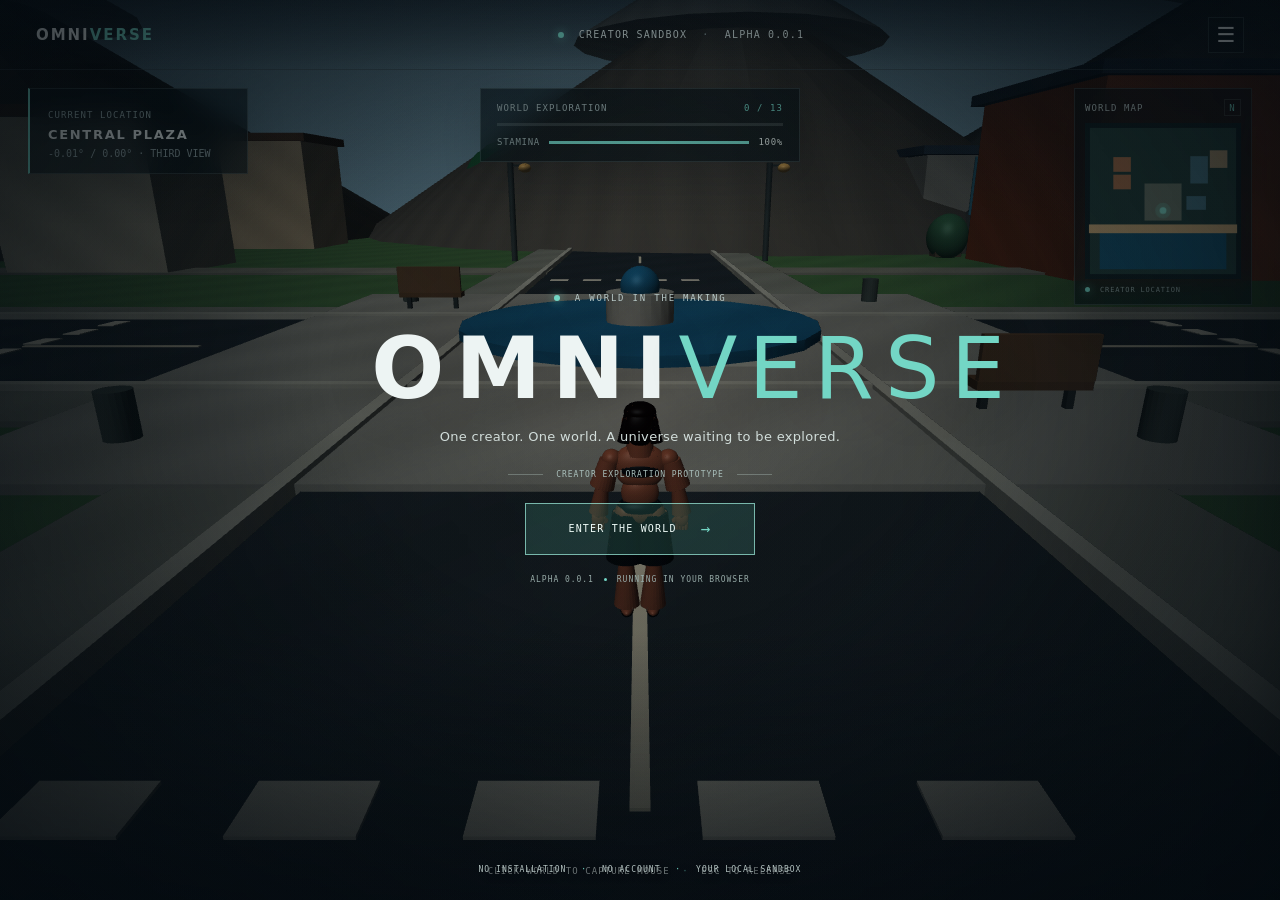
<file: web/index.html>
<!doctype html>
<html lang="en">
<head>
  <meta charset="utf-8">
  <meta name="viewport" content="width=device-width, initial-scale=1, viewport-fit=cover">
  <meta name="theme-color" content="#08131c">
  <meta name="description" content="Explore the OMNIVERSE creator prototype directly in your browser.">
  <title>OMNIVERSE — Browser Sandbox</title>
  <link rel="stylesheet" href="style.css">
</head>
<body>
  <main id="player">
    <canvas id="world" aria-label="Interactive 3D OMNIVERSE world"></canvas>
    <div class="vignette" aria-hidden="true"></div>
    <div class="topbar">
      <a class="brand" href="#" aria-label="OMNIVERSE home">OMNI<span>VERSE</span></a>
      <div class="build-tag"><i></i> CREATOR SANDBOX <span>·</span> ALPHA 0.0.1</div>
      <button id="menu-button" class="icon-button" type="button" aria-label="Open creator menu">☰</button>
    </div>

    <section class="hud" id="hud" aria-live="polite">
      <div class="location-card">
        <span class="eyebrow">CURRENT LOCATION</span>
        <strong id="location">CENTRAL PLAZA</strong>
        <span class="subline" id="coordinates">0.0 / 0.0</span>
      </div>
      <div class="exploration-card">
        <div class="exploration-title"><span>WORLD EXPLORATION</span><strong id="discovery-count">0 / 5</strong></div>
        <div class="progress-track"><span id="discovery-progress"></span></div>
        <div class="stamina-row"><span>STAMINA</span><div class="stamina-track"><span id="stamina"></span></div><b id="stamina-value">100%</b></div>
      </div>
      <div class="map-card">
        <div class="map-title">WORLD MAP <span>N</span></div>
        <canvas id="map" width="160" height="160" aria-label="World minimap"></canvas>
        <div class="map-footer"><i></i> CREATOR LOCATION</div>
      </div>
    </section>

    <div id="crosshair" class="crosshair" aria-hidden="true"><i></i><b></b></div>
    <div id="toast" class="toast" role="status"></div>
    <div id="npc-prompt" class="npc-prompt" role="status" hidden></div>
    <div id="bottom-hint" class="bottom-hint">CLICK WORLD TO CAPTURE MOUSE <span>·</span> ESC TO RELEASE</div>

    <aside id="creator-panel" class="creator-panel" aria-label="Creator control centre">
      <div class="panel-heading">
        <div><span class="eyebrow">WORLD OPERATIONS</span><h2>Creator tools</h2></div>
        <button id="close-panel" class="icon-button" type="button" aria-label="Close creator tools">×</button>
      </div>
      <div class="world-status"><span class="online-dot"></span><span>WORLD STATUS</span><strong>LOCAL · ACTIVE</strong></div>
      <div class="panel-section">
        <span class="eyebrow">QUICK TRAVEL</span>
        <button class="travel-button" data-teleport="plaza"><span>01</span> Central Plaza <b>↗</b></button>
        <button class="travel-button" data-teleport="homes"><span>02</span> Residential District <b>↗</b></button>
        <button class="travel-button" data-teleport="market"><span>03</span> Commercial District <b>↗</b></button>
        <button class="travel-button" data-teleport="tower"><span>04</span> Observation Tower <b>↗</b></button>
        <button class="travel-button" data-teleport="coast"><span>05</span> Coastline <b>↗</b></button>
      </div>
      <div class="panel-actions">
        <button id="save-button" class="primary-button" type="button">SAVE EXPLORER STATE</button>
        <button id="load-button" class="secondary-button" type="button">LOAD LOCAL SAVE</button>
        <button id="camera-button" class="secondary-button" type="button">SWITCH CAMERA · THIRD PERSON</button>
        <button id="earth-atlas-button" class="secondary-button" type="button">OPEN EARTH ATLAS</button>
      </div>
      <p class="panel-note">Your progress is stored only in this browser.</p>
    </aside>

    <section id="earth-atlas" class="earth-atlas" aria-label="Earth atlas" aria-hidden="true">
      <div class="atlas-panel">
        <div class="panel-heading">
          <div><span class="eyebrow">PLANETARY NAVIGATION</span><h2>Earth atlas</h2></div>
          <button id="close-atlas" class="icon-button" type="button" aria-label="Close Earth atlas">×</button>
        </div>
        <p class="atlas-description">Choose a regional hub to explore. Each stop loads a procedural local environment.</p>
        <svg class="earth-map" viewBox="0 0 720 320" role="img" aria-label="Stylized map of Earth's continents">
          <rect width="720" height="320" rx="8" fill="#102f3a"/>
          <path d="M56 77 91 45 147 36 178 55 193 86 177 104 154 112 139 138 117 141 104 174 83 165 78 132 59 115Z
            M177 177 202 186 216 210 212 241 199 275 186 261 181 231 167 208Z
            M302 83 328 65 351 72 362 92 353 111 330 115 317 103Z
            M317 117 355 111 380 129 375 166 362 193 348 221 333 215 325 185 306 157Z
            M361 75 407 52 466 48 510 61 550 64 588 81 624 105 612 126 577 129 554 146 526 137 501 151 474 139 450 123 423 132 400 119 380 124 359 106Z
            M564 188 599 179 628 194 635 218 616 236 582 228 561 210Z
            M273 282 329 276 388 281 450 277 511 284 547 278 532 296 482 304 423 299 368 307 316 301 282 293Z"
            fill="#547d63" stroke="#90ad83" stroke-width="2"/>
          <path d="M80 105 115 88 146 97 165 79M347 138 361 156 351 181M432 83 476 94 507 83 545 104"
            fill="none" stroke="#7ea68d" stroke-width="4" opacity=".55"/>
          <text x="360" y="24" text-anchor="middle" fill="#b9cecc" font-size="12" letter-spacing="3">EARTH · REGIONAL HUBS</text>
        </svg>
        <div class="region-grid">
          <button class="region-button" data-region="new-york"><span>NORTH AMERICA</span><strong>New York</strong><small>40.7° N · 74.0° W</small></button>
          <button class="region-button" data-region="rio"><span>SOUTH AMERICA</span><strong>Amazon Basin</strong><small>3.1° S · 60.0° W</small></button>
          <button class="region-button" data-region="london"><span>EUROPE</span><strong>London</strong><small>51.5° N · 0.1° W</small></button>
          <button class="region-button" data-region="nairobi"><span>AFRICA</span><strong>Nairobi</strong><small>1.3° S · 36.8° E</small></button>
          <button class="region-button" data-region="cairo"><span>MIDDLE EAST</span><strong>Cairo</strong><small>30.0° N · 31.2° E</small></button>
          <button class="region-button" data-region="tokyo"><span>ASIA</span><strong>Tokyo</strong><small>35.7° N · 139.7° E</small></button>
          <button class="region-button" data-region="sydney"><span>OCEANIA</span><strong>Sydney</strong><small>33.9° S · 151.2° E</small></button>
          <button class="region-button" data-region="antarctica"><span>ANTARCTICA</span><strong>Research Station</strong><small>77.8° S · 166.7° E</small></button>
        </div>
        <p class="atlas-note">Regional hubs are early procedural prototypes, not a complete 1:1 Earth simulation.</p>
      </div>
    </section>

    <section id="landing" class="landing">
      <div class="landing-backdrop"></div>
      <div class="landing-content">
        <div class="landing-kicker"><span></span> A WORLD IN THE MAKING</div>
        <div class="landing-title">OMNI<span>VERSE</span></div>
        <p class="landing-description">One creator. One world. A universe waiting to be explored.</p>
        <div class="landing-divider"><i></i><span>CREATOR EXPLORATION PROTOTYPE</span><i></i></div>
        <button id="enter-button" class="enter-button" type="button"><span>ENTER THE WORLD</span><b>→</b></button>
        <div class="landing-meta"><span>ALPHA 0.0.1</span><i></i><span>RUNNING IN YOUR BROWSER</span></div>
      </div>
      <div class="landing-bottom">NO INSTALLATION <span>·</span> NO ACCOUNT <span>·</span> YOUR LOCAL SANDBOX</div>
    </section>

    <div id="touch-controls" class="touch-controls" aria-label="Touch controls">
      <div class="dpad">
        <button data-control="forward" aria-label="Move forward">▲</button>
        <div><button data-control="left" aria-label="Move left">◀</button><button data-control="back" aria-label="Move backward">▼</button><button data-control="right" aria-label="Move right">▶</button></div>
      </div>
      <div class="touch-actions"><button data-control="interact">TALK</button><button data-control="run">RUN</button><button data-control="jump">JUMP</button><button data-control="camera">CAM</button></div>
    </div>
  </main>
  <script src="player.js?v=earth-atlas-npcs-1"></script>
</body>
</html>
</file>
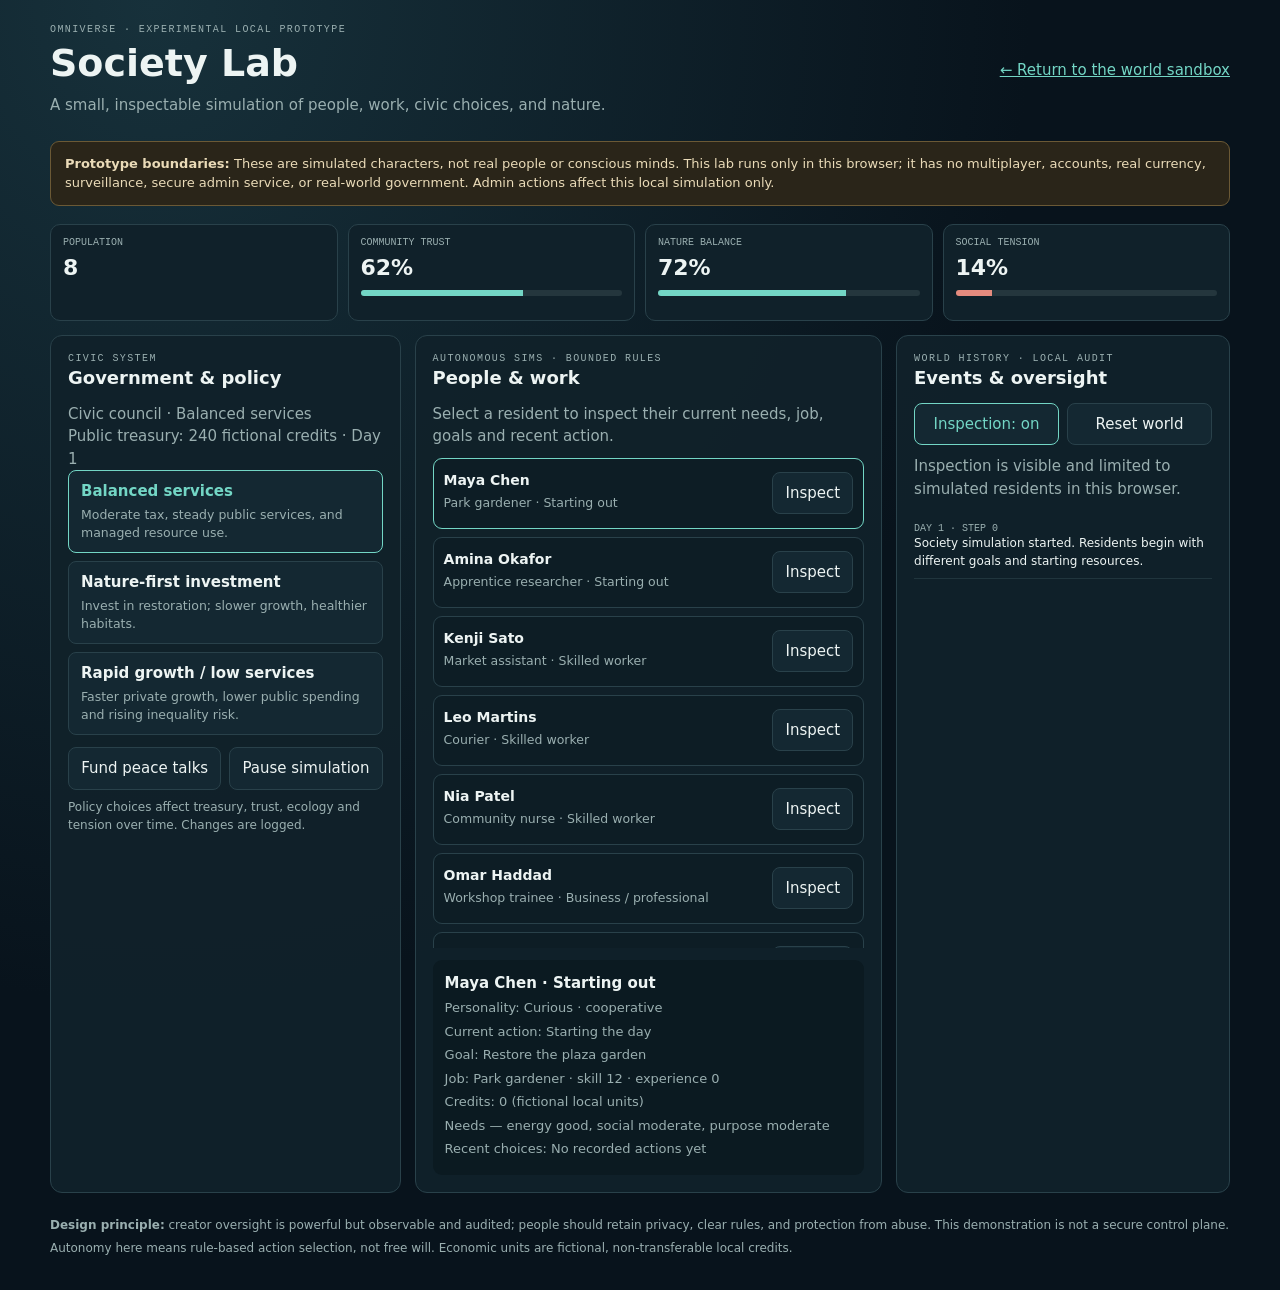
<file: web/society-lab.html>
<!doctype html>
<html lang="en">
<head>
  <meta charset="utf-8">
  <meta name="viewport" content="width=device-width, initial-scale=1">
  <meta name="theme-color" content="#08131c">
  <title>OMNIVERSE — Society Lab</title>
  <style>
    :root{color-scheme:dark;--bg:#08131c;--panel:#10212a;--line:#29414a;--ink:#edf4f3;--muted:#9aafb0;--mint:#73d6c5;--gold:#e5bd78;--red:#e58b7e;font:15px/1.5 "Segoe UI",system-ui,sans-serif}*{box-sizing:border-box}body{margin:0;background:radial-gradient(ellipse at 12% 0,#17313b,var(--bg) 55%);color:var(--ink)}button,select{font:inherit;color:inherit}button{border:1px solid var(--line);border-radius:8px;background:#142832;padding:9px 12px;cursor:pointer}button:hover,button:focus-visible,select:focus-visible{border-color:var(--mint);outline:2px solid transparent}button[aria-pressed=true]{border-color:var(--mint);color:var(--mint)}header,main{width:min(1180px,calc(100% - 32px));margin:auto}header{padding:24px 0 16px;display:flex;justify-content:space-between;align-items:center;gap:12px}a{color:var(--mint)}h1,h2,h3,p{margin-top:0}h1{font-size:clamp(25px,4vw,38px);margin-bottom:2px}h2{font-size:18px;margin-bottom:12px}.eyebrow{font:10px ui-monospace,monospace;letter-spacing:.14em;color:var(--muted);text-transform:uppercase}.sub{color:var(--muted);margin:0}.notice{margin:8px 0 18px;padding:12px 14px;border:1px solid #6b5935;background:#2a2519;border-radius:9px;color:#eadbb8;font-size:13px}.grid{display:grid;grid-template-columns:1.05fr 1.4fr 1fr;gap:14px}.card{background:rgba(16,33,42,.94);border:1px solid var(--line);border-radius:12px;padding:17px;min-width:0}.metrics{display:grid;grid-template-columns:repeat(4,1fr);gap:10px;margin-bottom:14px}.metric{padding:12px;background:#10212a;border:1px solid var(--line);border-radius:10px}.metric span{display:block;color:var(--muted);font:10px ui-monospace,monospace;text-transform:uppercase}.metric strong{display:block;font-size:22px;margin-top:3px}.meter{height:6px;border-radius:8px;background:#24363d;overflow:hidden;margin:6px 0 12px}.meter i{height:100%;display:block;background:var(--mint);transition:width .2s}.meter.warning i{background:var(--gold)}.meter.danger i{background:var(--red)}.policy{display:grid;gap:8px}.policy button{text-align:left}.policy button strong,.policy button small{display:block}.policy small{color:var(--muted);margin-top:3px}.citizens{display:grid;gap:8px;max-height:490px;overflow:auto}.citizen{display:grid;grid-template-columns:1fr auto;align-items:center;gap:4px;padding:10px;border:1px solid var(--line);border-radius:9px;background:#0d1d25}.citizen.selected{border-color:var(--mint)}.citizen button{grid-row:span 2}.citizen strong{font-size:14px}.citizen small{color:var(--muted)}.inspector{margin-top:12px;padding:12px;background:#0b1a21;border-radius:9px;min-height:120px}.inspector p{margin:4px 0;color:var(--muted);font-size:13px}.barline{display:flex;justify-content:space-between;gap:8px;color:var(--muted);font-size:12px}.log{height:230px;overflow:auto;padding:0;list-style:none}.log li{padding:8px 0;border-bottom:1px solid #20353d;font-size:12px}.log time{display:block;color:var(--muted);font:10px ui-monospace,monospace}.row{display:flex;flex-wrap:wrap;gap:8px}.row button{flex:1}.status{color:var(--mint);font:11px ui-monospace,monospace}.footer{padding:18px 0 28px;color:var(--muted);font-size:12px}.footer p{margin:5px 0}@media(max-width:850px){.grid{grid-template-columns:1fr 1fr}.grid>.card:last-child{grid-column:1/-1}.metrics{grid-template-columns:repeat(2,1fr)}}@media(max-width:560px){header{align-items:flex-start;flex-direction:column}.grid{grid-template-columns:1fr}.grid>.card:last-child{grid-column:auto}.metrics{gap:7px}.metric{padding:9px}.metric strong{font-size:19px}}
  </style>
</head>
<body>
  <header>
    <div><div class="eyebrow">OMNIVERSE · EXPERIMENTAL LOCAL PROTOTYPE</div><h1>Society Lab</h1><p class="sub">A small, inspectable simulation of people, work, civic choices, and nature.</p></div>
    <a href="index.html">← Return to the world sandbox</a>
  </header>
  <main>
    <div class="notice"><strong>Prototype boundaries:</strong> These are simulated characters, not real people or conscious minds. This lab runs only in this browser; it has no multiplayer, accounts, real currency, surveillance, secure admin service, or real-world government. Admin actions affect this local simulation only.</div>
    <section class="metrics" aria-label="Society indicators">
      <div class="metric"><span>Population</span><strong id="population">—</strong></div>
      <div class="metric"><span>Community trust</span><strong id="trust-value">—</strong><div class="meter" id="trust-meter"><i></i></div></div>
      <div class="metric"><span>Nature balance</span><strong id="nature-value">—</strong><div class="meter" id="nature-meter"><i></i></div></div>
      <div class="metric"><span>Social tension</span><strong id="tension-value">—</strong><div class="meter" id="tension-meter"><i></i></div></div>
    </section>
    <div class="grid">
      <section class="card" aria-labelledby="gov-title">
        <div class="eyebrow">CIVIC SYSTEM</div><h2 id="gov-title">Government & policy</h2>
        <p id="government" class="sub">—</p>
        <p id="treasury" class="sub">—</p>
        <div class="policy" id="policy-options" aria-label="Choose a public policy"></div>
        <div class="row" style="margin-top:12px"><button id="deescalate" type="button">Fund peace talks</button><button id="pause" type="button" aria-pressed="false">Pause simulation</button></div>
        <p class="footer" style="padding:8px 0 0">Policy choices affect treasury, trust, ecology and tension over time. Changes are logged.</p>
      </section>
      <section class="card" aria-labelledby="people-title">
        <div class="eyebrow">AUTONOMOUS SIMS · BOUNDED RULES</div><h2 id="people-title">People & work</h2>
        <p class="sub" style="margin-bottom:10px">Select a resident to inspect their current needs, job, goals and recent action.</p>
        <div class="citizens" id="citizens" aria-live="polite"></div>
        <div class="inspector" id="inspector" aria-live="polite">Select a resident to inspect their simulated state.</div>
      </section>
      <section class="card" aria-labelledby="nature-title">
        <div class="eyebrow">WORLD HISTORY · LOCAL AUDIT</div><h2 id="nature-title">Events & oversight</h2>
        <div class="row"><button id="inspect-toggle" type="button" aria-pressed="true">Inspection: on</button><button id="reset" type="button">Reset world</button></div>
        <p class="sub" style="margin:10px 0">Inspection is visible and limited to simulated residents in this browser.</p>
        <ul class="log" id="event-log" aria-live="polite"></ul>
      </section>
    </div>
    <div class="footer"><p><strong>Design principle:</strong> creator oversight is powerful but observable and audited; people should retain privacy, clear rules, and protection from abuse. This demonstration is not a secure control plane.</p><p>Autonomy here means rule-based action selection, not free will. Economic units are fictional, non-transferable local credits.</p></div>
  </main>
  <script>
  (()=>{
    "use strict";
    const KEY="omniverse-society-lab-v1";
    const templates=[
      {name:"Maya Chen",job:"Park gardener",trait:"Curious · cooperative",goal:"Restore the plaza garden",wealth:0,skills:12,needs:{energy:72,social:58,purpose:45},home:"Central Plaza"},
      {name:"Amina Okafor",job:"Apprentice researcher",trait:"Patient · analytical",goal:"Study local water quality",wealth:8,skills:24,needs:{energy:64,social:42,purpose:68},home:"Research Quarter"},
      {name:"Kenji Sato",job:"Market assistant",trait:"Sociable · inventive",goal:"Open a repair workshop",wealth:18,skills:35,needs:{energy:55,social:76,purpose:51},home:"Market District"},
      {name:"Leo Martins",job:"Courier",trait:"Independent · adventurous",goal:"Build a reliable delivery route",wealth:32,skills:42,needs:{energy:61,social:39,purpose:60},home:"Coast Road"},
      {name:"Nia Patel",job:"Community nurse",trait:"Empathetic · steady",goal:"Improve neighborhood wellbeing",wealth:46,skills:58,needs:{energy:69,social:62,purpose:74},home:"Residential District"},
      {name:"Omar Haddad",job:"Workshop trainee",trait:"Ambitious · practical",goal:"Earn a skilled-trade certificate",wealth:65,skills:51,needs:{energy:47,social:50,purpose:55},home:"Workshop Lane"},
      {name:"Elena Rossi",job:"Small business owner",trait:"Bold · fair-minded",goal:"Make the market accessible",wealth:110,skills:73,needs:{energy:58,social:68,purpose:66},home:"Market District"},
      {name:"Sam Rivera",job:"Council organizer",trait:"Reflective · civic-minded",goal:"Earn community trust",wealth:175,skills:81,needs:{energy:63,social:71,purpose:82},home:"Civic Square"}
    ];
    const policies={
      balanced:{label:"Balanced services",description:"Moderate tax, steady public services, and managed resource use.",tax:2,trust:1,nature:1,tension:-.4},
      green:{label:"Nature-first investment",description:"Invest in restoration; slower growth, healthier habitats.",tax:3,trust:.3,nature:2.2,tension:-.5},
      austerity:{label:"Rapid growth / low services",description:"Faster private growth, lower public spending and rising inequality risk.",tax:1,trust:-1.1,nature:-1.1,tension:1.2}
    };
    const $=id=>document.getElementById(id);
    const clamp=n=>Math.max(0,Math.min(100,n));
    const fresh=()=>({version:1,tick:0,trust:62,nature:72,tension:14,treasury:240,policy:"balanced",paused:false,inspect:true,selected:0,citizens:templates.map((t,i)=>({...structuredClone(t),id:`resident-${i+1}`,rank:i<2?"Starting out":i<5?"Skilled worker":i<7?"Business / professional":"Civic leader",action:"Starting the day",experience:0,actionTimer:3+i,history:[]})),events:[{tick:0,text:"Society simulation started. Residents begin with different goals and starting resources."}]});
    let state;
    try{const saved=JSON.parse(localStorage.getItem(KEY)||"null");state=saved&&saved.version===1&&Array.isArray(saved.citizens)&&saved.citizens.length===templates.length?{...fresh(),...saved}:fresh()}catch(_){state=fresh()}
    const save=()=>{try{localStorage.setItem(KEY,JSON.stringify(state))}catch(_){addEvent("Could not save local state; browser storage may be unavailable.")}};
    function addEvent(text){state.events.unshift({tick:state.tick,text});state.events=state.events.slice(0,40);renderLog();save()}
    function needLabel(value){return value<25?"low":value<60?"moderate":"good"}
    function rankFor(c){if(c.experience>=180&&c.skills>=75)return "Civic leader";if(c.experience>=100||c.skills>=65)return "Business / professional";if(c.experience>=35||c.skills>=35)return "Skilled worker";return "Starting out"}
    function chooseAction(c){
      const opts=[{name:"Resting at home",score:(100-c.needs.energy)*.8},{name:"Meeting neighbors",score:(100-c.needs.social)*.62+(c.trait.includes("Sociable")?10:0)},{name:`Working as ${c.job}`,score:28+c.needs.purpose*.16+c.skills*.08+(c.trait.includes("Ambitious")?9:0)},{name:`Pursuing goal: ${c.goal}`,score:20+c.needs.purpose*.2+(c.trait.includes("Curious")||c.trait.includes("inventive")?12:0)},{name:"Helping the community",score:24+(c.trait.includes("cooperative")||c.trait.includes("civic-minded")||c.trait.includes("Empathetic")?18:0)}];
      opts.sort((a,b)=>b.score-a.score);const best=opts[0],near=opts.filter(o=>best.score-o.score<8);return near[Math.floor(Math.random()*near.length)].name;
    }
    function simulate(){
      if(state.paused)return;
      state.tick++;
      const pol=policies[state.policy]||policies.balanced;
      state.nature=clamp(state.nature+pol.nature*.13-.055);
      state.trust=clamp(state.trust+pol.trust*.12-(state.tension>65?.14:0));
      const incomes=[];
      for(const c of state.citizens){
        c.actionTimer--;
        c.needs.energy=clamp(c.needs.energy-.35);
        c.needs.social=clamp(c.needs.social-.18);
        c.needs.purpose=clamp(c.needs.purpose-.16);
        if(c.actionTimer<=0){
          c.action=chooseAction(c);c.actionTimer=4+Math.floor(Math.random()*5);c.history.unshift(c.action);c.history=c.history.slice(0,4);
          if(c.action.startsWith("Working")){const pay=Math.max(2,Math.round(3+c.skills*.07));c.wealth+=pay;state.treasury+=pol.tax;incomes.push(pay);c.experience+=3;c.skills=clamp(c.skills+.22);c.needs.energy=clamp(c.needs.energy-1.6);c.needs.purpose=clamp(c.needs.purpose+1.6)}
          else if(c.action==="Resting at home")c.needs.energy=clamp(c.needs.energy+12);
          else if(c.action==="Meeting neighbors")c.needs.social=clamp(c.needs.social+13);
          else if(c.action.startsWith("Pursuing goal")){c.needs.purpose=clamp(c.needs.purpose+9);c.experience+=1.2;c.skills=clamp(c.skills+.12)}
          else if(c.action==="Helping the community"){c.needs.social=clamp(c.needs.social+4);state.trust=clamp(state.trust+.12)}
          const old=c.rank;c.rank=rankFor(c);if(old!==c.rank)addEvent(`${c.name} advanced to ${c.rank} through experience and skill.`);
          if(state.inspect&&state.selected===Number(c.id.split("-")[1])-1)renderInspector();
        }
      }
      const avg=state.citizens.reduce((a,c)=>a+c.wealth,0)/state.citizens.length;
      const low=state.citizens.filter(c=>c.wealth<30).length;
      const inequality=clamp((avg?state.citizens.reduce((a,c)=>a+Math.max(0,avg-c.wealth),0)/(avg*state.citizens.length):0)*100);
      state.tension=clamp(state.tension+(inequality>58?.13:-.05)+(state.nature<30?.16:0)+(state.trust<30?.12:0)+pol.tension*.08);
      if(state.tick%24===0){
        if(state.tension>75)addEvent("Diplomatic crisis: community tension is high. Choose dialogue and fair policy to reduce escalation risk.");
        else if(state.nature<25)addEvent("Ecological warning: habitat health is low; restoration may prevent further decline.");
        else addEvent(`World report: ${low} residents are still building their livelihoods; ${Math.round(state.nature)}% nature balance.`);
      }
      if(state.tick%12===0)addEvent(`Simulation checkpoint ${state.tick}: civic policy is ${policies[state.policy].label.toLowerCase()}.`);
      render();if(state.tick%5===0)save();
    }
    function setMeter(id,value){const el=$(id),n=Math.round(value);el.querySelector("i").style.width=`${n}%`;el.className=`meter${n<25?" danger":n<45?" warning":""}`}
    function renderCitizens(){const root=$("citizens");root.replaceChildren();state.citizens.forEach((c,i)=>{const article=document.createElement("div");article.className=`citizen${state.selected===i?" selected":""}`;const info=document.createElement("div");const name=document.createElement("strong");name.textContent=c.name;const meta=document.createElement("small");meta.textContent=`${c.job} · ${c.rank}`;info.append(name,document.createElement("br"),meta);const button=document.createElement("button");button.type="button";button.textContent="Inspect";button.setAttribute("aria-label",`Inspect ${c.name}`);button.addEventListener("click",()=>{state.selected=i;renderCitizens();renderInspector();save()});article.append(info,button);root.append(article)})}
    function renderInspector(){const c=state.citizens[state.selected];if(!c)return;const box=$("inspector");box.replaceChildren();const title=document.createElement("strong");title.textContent=state.inspect?`${c.name} · ${c.rank}`:"Inspection is disabled";box.append(title);if(!state.inspect){const p=document.createElement("p");p.textContent="Turn inspection on to view simulated residents.";box.append(p);return}for(const line of [`Personality: ${c.trait}`,`Current action: ${c.action}`,`Goal: ${c.goal}`,`Job: ${c.job} · skill ${Math.round(c.skills)} · experience ${Math.round(c.experience)}`,`Credits: ${Math.round(c.wealth)} (fictional local units)`,`Needs — energy ${needLabel(c.needs.energy)}, social ${needLabel(c.needs.social)}, purpose ${needLabel(c.needs.purpose)}`,`Recent choices: ${c.history.slice(0,3).join(" → ")||"No recorded actions yet"}`]){const p=document.createElement("p");p.textContent=line;box.append(p)}}
    function renderLog(){const root=$("event-log");root.replaceChildren();state.events.slice(0,18).forEach(e=>{const li=document.createElement("li"),time=document.createElement("time");time.textContent=`DAY ${Math.floor(e.tick/24)+1} · STEP ${e.tick}`;li.append(time,document.createTextNode(e.text));root.append(li)})}
    function renderPolicies(){const root=$("policy-options");root.replaceChildren();Object.entries(policies).forEach(([key,p])=>{const b=document.createElement("button");b.type="button";b.setAttribute("aria-pressed",String(state.policy===key));const strong=document.createElement("strong");strong.textContent=p.label;const small=document.createElement("small");small.textContent=p.description;b.append(strong,small);b.addEventListener("click",()=>{if(state.policy===key)return;state.policy=key;addEvent(`Creator policy change: ${p.label}. Change recorded in the local audit log.`);render()});root.append(b)})}
    function render(){ $("population").textContent=state.citizens.length;$("trust-value").textContent=`${Math.round(state.trust)}%`;$("nature-value").textContent=`${Math.round(state.nature)}%`;$("tension-value").textContent=`${Math.round(state.tension)}%`;setMeter("trust-meter",state.trust);setMeter("nature-meter",state.nature);setMeter("tension-meter",state.tension);$("government").textContent=`Civic council · ${policies[state.policy].label}`;$("treasury").textContent=`Public treasury: ${Math.round(state.treasury)} fictional credits · Day ${Math.floor(state.tick/24)+1}`;$("pause").textContent=state.paused?"Resume simulation":"Pause simulation";$("pause").setAttribute("aria-pressed",String(state.paused));$("inspect-toggle").textContent=`Inspection: ${state.inspect?"on":"off"}`;$("inspect-toggle").setAttribute("aria-pressed",String(state.inspect));renderPolicies();renderCitizens();renderInspector();renderLog() }
    $("pause").addEventListener("click",()=>{state.paused=!state.paused;addEvent(`Simulation ${state.paused?"paused":"resumed"} by local creator.`);render()});
    $("inspect-toggle").addEventListener("click",()=>{state.inspect=!state.inspect;addEvent(`Resident inspection ${state.inspect?"enabled":"disabled"}; setting is visible in the local audit log.`);render()});
    $("deescalate").addEventListener("click",()=>{if(state.treasury<25){addEvent("Peace talks could not be funded: the public treasury needs at least 25 credits.");return}state.treasury-=25;state.tension=clamp(state.tension-12);state.trust=clamp(state.trust+3);addEvent("Funded peaceful dialogue: tension reduced and community trust improved. No combat is simulated.");render()});
    $("reset").addEventListener("click",()=>{if(!confirm("Reset this browser's Society Lab simulation?"))return;state=fresh();save();render();});
    render();setInterval(simulate,1000);
  })();
  </script>
</body>
</html>
</file>
<file: web/style.css>
:root {
  color-scheme: dark;
  --ink: #edf4f3;
  --muted: #9aaeb0;
  --accent: #73d6c5;
  --line: rgba(209, 237, 232, .15);
  font-family: "Segoe UI", ui-sans-serif, system-ui, sans-serif;
}

* { box-sizing: border-box; }
html, body { width: 100%; height: 100%; margin: 0; overflow: hidden; background: #08131c; color: var(--ink); }
button { font: inherit; color: inherit; }
#player { position: relative; width: 100%; height: 100%; min-height: 420px; overflow: hidden; isolation: isolate; }
#world { display: block; width: 100%; height: 100%; outline: 0; }
.vignette { position: absolute; inset: 0; z-index: 1; pointer-events: none; background: radial-gradient(ellipse at 50% 40%, transparent 35%, rgba(3, 10, 15, .38) 100%), linear-gradient(180deg, rgba(5, 12, 18, .38), transparent 25%, transparent 70%, rgba(5, 12, 18, .45)); }
.topbar { position: absolute; z-index: 3; inset: 0 0 auto; height: 70px; padding: 0 36px; display: flex; align-items: center; justify-content: space-between; border-bottom: 1px solid rgba(220, 244, 241, .11); background: linear-gradient(180deg, rgba(6, 15, 21, .5), transparent); }
.brand { color: var(--ink); text-decoration: none; letter-spacing: .13em; font-weight: 800; font-size: 15px; }
.brand span, .landing-title span { color: var(--accent); }
.build-tag, .eyebrow, .map-title, .map-footer, .landing-kicker, .landing-divider, .landing-meta, .landing-bottom, .bottom-hint, .world-status, .panel-note { font-family: ui-monospace, "Cascadia Code", monospace; letter-spacing: .12em; }
.build-tag { color: #d3e2e0; font-size: 10px; }
.build-tag i, .landing-kicker span, .map-footer i, .online-dot { display: inline-block; width: 6px; height: 6px; margin-right: 8px; border-radius: 50%; background: var(--accent); box-shadow: 0 0 10px rgba(115, 214, 197, .8); }
.build-tag span { color: #819597; padding: 0 8px; }
.icon-button { width: 36px; height: 36px; padding: 0; border: 1px solid var(--line); background: rgba(7, 18, 24, .45); color: var(--ink); font-size: 21px; cursor: pointer; }
.icon-button:hover, .secondary-button:hover, .travel-button:hover { border-color: rgba(115, 214, 197, .6); background: rgba(115, 214, 197, .08); }
.hud { position: absolute; z-index: 2; inset: 88px 28px 28px; pointer-events: none; }
.location-card, .exploration-card, .map-card { position: absolute; border: 1px solid var(--line); background: rgba(7, 18, 24, .62); backdrop-filter: blur(12px); box-shadow: 0 12px 40px rgba(0, 0, 0, .13); }
.location-card { top: 0; left: 0; min-width: 220px; padding: 14px 18px; border-left: 2px solid var(--accent); }
.eyebrow { color: #9ab0b1; font-size: 9px; }
.location-card strong { display: block; margin-top: 5px; font-size: 13px; letter-spacing: .13em; }
.subline { display: block; margin-top: 6px; color: #93a6a8; font: 10px ui-monospace, monospace; }
.exploration-card { top: 0; left: 50%; width: min(320px, 35vw); padding: 14px 16px; transform: translateX(-50%); }
.exploration-title { display: flex; justify-content: space-between; font: 9px ui-monospace, monospace; letter-spacing: .12em; color: #a4b8b8; }
.exploration-title strong { color: var(--accent); font-weight: 400; }
.progress-track, .stamina-track { height: 3px; background: rgba(219, 239, 234, .15); }
.progress-track { margin-top: 10px; }
.progress-track span, .stamina-track span { display: block; width: 0; height: 100%; background: var(--accent); transition: width .25s ease; }
.stamina-row { display: flex; align-items: center; gap: 9px; margin-top: 11px; color: #9eb2b1; font: 9px ui-monospace, monospace; letter-spacing: .08em; }
.stamina-track { flex: 1; }
.stamina-track span { width: 100%; }
.stamina-row b { color: #e4efea; font-weight: 400; }
.map-card { top: 0; right: 0; width: 178px; padding: 10px; }
.map-title { display: flex; justify-content: space-between; align-items: center; color: #bfd0cd; font-size: 9px; }
.map-title span { display: grid; width: 17px; height: 17px; place-items: center; border: 1px solid var(--line); color: var(--accent); }
#map { display: block; width: 156px; height: 156px; margin: 7px auto; }
.map-footer { color: #95aaa7; font-size: 7px; }
.map-footer i { width: 5px; height: 5px; margin-right: 5px; }
.crosshair { display: none; position: absolute; z-index: 2; top: 50%; left: 50%; width: 18px; height: 18px; transform: translate(-50%, -50%); pointer-events: none; }
.crosshair i, .crosshair b { position: absolute; display: block; background: rgba(239, 248, 243, .85); box-shadow: 0 1px 5px #14211e; }
.crosshair i { top: 8px; left: 2px; width: 14px; height: 1px; }
.crosshair b { top: 2px; left: 8px; width: 1px; height: 14px; }
.bottom-hint { position: absolute; z-index: 2; left: 50%; bottom: 24px; transform: translateX(-50%); color: #e1ece8; font-size: 9px; white-space: nowrap; text-shadow: 0 1px 8px #000; }
.bottom-hint span { color: var(--accent); padding: 0 6px; }
.toast { position: absolute; z-index: 8; top: 90px; left: 50%; max-width: calc(100vw - 32px); padding: 11px 18px; transform: translate(-50%, -12px); opacity: 0; border: 1px solid var(--line); background: rgba(7, 18, 24, .9); color: var(--ink); font: 10px ui-monospace, monospace; letter-spacing: .08em; text-align: center; line-height: 1.5; transition: .2s ease; pointer-events: none; }
.toast.show { transform: translate(-50%, 0); opacity: 1; }
.creator-panel { position: absolute; z-index: 5; top: 84px; right: 24px; bottom: 24px; width: min(340px, calc(100vw - 32px)); padding: 22px; overflow-y: auto; border: 1px solid var(--line); background: rgba(7, 17, 23, .94); backdrop-filter: blur(20px); box-shadow: 0 18px 70px rgba(0, 0, 0, .38); transform: translateX(calc(100% + 30px)); transition: transform .24s ease; }
.creator-panel.open { transform: translateX(0); }
.panel-heading { display: flex; align-items: center; justify-content: space-between; }
.panel-heading h2 { margin: 6px 0 0; font-size: 21px; font-weight: 600; }
.world-status { display: flex; align-items: center; margin: 24px 0; padding: 12px 0; border-top: 1px solid var(--line); border-bottom: 1px solid var(--line); color: #9bb0ae; font-size: 8px; }
.world-status .online-dot { flex: 0 0 auto; width: 6px; height: 6px; margin-right: 8px; }
.world-status strong { margin-left: auto; color: var(--accent); font-weight: 400; }
.panel-section > .eyebrow { display: block; margin-bottom: 9px; }
.travel-button { display: flex; align-items: center; width: 100%; padding: 11px 9px; border: 0; border-top: 1px solid rgba(209, 237, 232, .1); background: transparent; text-align: left; font-size: 11px; cursor: pointer; }
.travel-button > span { margin-right: 12px; color: #7f9997; font: 9px ui-monospace, monospace; }
.travel-button b { margin-left: auto; color: var(--accent); font-weight: 400; }
.panel-actions { display: grid; gap: 8px; margin-top: 22px; }
.primary-button, .secondary-button { min-height: 40px; padding: 0 12px; border: 1px solid var(--line); font: 9px ui-monospace, monospace; letter-spacing: .08em; cursor: pointer; }
.primary-button { background: var(--accent); color: #081715; border-color: var(--accent); font-weight: 500; }
.primary-button:hover { background: #9ce8d9; }
.secondary-button { background: rgba(255,255,255,.025); text-align: left; }
.panel-note { margin-top: 16px; color: #809493; font-size: 8px; line-height: 1.7; letter-spacing: .04em; }
.landing { position: absolute; z-index: 6; inset: 0; display: grid; place-items: center; background: linear-gradient(90deg, rgba(5, 13, 19, .35), rgba(5, 13, 19, .08) 50%, rgba(5, 13, 19, .32)); transition: opacity .65s ease, visibility .65s ease; }
.landing.hidden { opacity: 0; visibility: hidden; pointer-events: none; }
.landing-backdrop { position: absolute; inset: 0; background: radial-gradient(ellipse at 50% 46%, transparent 0, rgba(3, 9, 14, .12) 32%, rgba(3, 9, 14, .65) 100%), linear-gradient(180deg, rgba(4, 12, 17, .08), rgba(4, 12, 17, .16)); }
.landing-content { position: relative; width: min(560px, calc(100vw - 40px)); text-align: center; transform: translateY(-12px); }
.landing-kicker { color: #b7c8c7; font-size: 9px; letter-spacing: .2em; }
.landing-title { margin-top: 22px; font-size: clamp(52px, 8vw, 86px); font-weight: 800; letter-spacing: .13em; text-indent: .13em; line-height: 1; text-shadow: 0 6px 50px rgba(0,0,0,.24); }
.landing-title span { font-weight: 500; }
.landing-description { margin: 18px 0 26px; color: #d1ddda; font-size: 13px; letter-spacing: .025em; }
.landing-divider { display: flex; align-items: center; justify-content: center; gap: 13px; color: #a9bfbb; font-size: 8px; }
.landing-divider i { width: 35px; height: 1px; background: rgba(211, 235, 228, .28); }
.enter-button { display: flex; align-items: center; justify-content: center; gap: 24px; width: 230px; height: 52px; margin: 24px auto 0; border: 1px solid rgba(160, 240, 223, .7); background: rgba(76, 158, 140, .22); color: #effbf7; font: 10px ui-monospace, monospace; letter-spacing: .12em; cursor: pointer; transition: .2s ease; }
.enter-button b { color: var(--accent); font-size: 16px; font-weight: 400; transition: transform .2s ease; }
.enter-button:hover { border-color: var(--accent); background: rgba(76, 158, 140, .38); box-shadow: 0 0 32px rgba(87, 206, 180, .14); }
.enter-button:hover b { transform: translateX(4px); }
.landing-meta { display: flex; align-items: center; justify-content: center; gap: 10px; margin-top: 20px; color: #96aaa7; font-size: 8px; }
.landing-meta i { width: 3px; height: 3px; border-radius: 50%; background: var(--accent); }
.landing-bottom { position: absolute; bottom: max(26px, env(safe-area-inset-bottom)); color: #b3c2c0; font-size: 8px; letter-spacing: .13em; }
.landing-bottom span { color: var(--accent); padding: 0 9px; }
.touch-controls { display: none; }
.earth-atlas { position: absolute; z-index: 7; inset: 0; display: none; place-items: center; padding: 22px; background: rgba(3, 10, 15, .84); backdrop-filter: blur(14px); }
.earth-atlas.open { display: grid; }
.atlas-panel { width: min(940px, 100%); max-height: 100%; padding: 24px; overflow-y: auto; border: 1px solid var(--line); background: #0a171e; box-shadow: 0 24px 90px rgba(0,0,0,.5); }
.atlas-panel .panel-heading h2 { font-size: 24px; }
.atlas-description, .atlas-note { color: #a7bcba; font-size: 11px; line-height: 1.7; }
.earth-map { display: block; width: 100%; max-height: 250px; margin: 18px 0; border: 1px solid var(--line); }
.region-grid { display: grid; grid-template-columns: repeat(4, minmax(0, 1fr)); gap: 8px; }
.region-button { min-height: 84px; padding: 11px; border: 1px solid var(--line); background: rgba(255,255,255,.025); text-align: left; cursor: pointer; transition: .18s ease; }
.region-button:hover { border-color: rgba(115,214,197,.65); background: rgba(115,214,197,.09); transform: translateY(-2px); }
.region-button span, .region-button small { display: block; color: #93aaa7; font: 8px ui-monospace, monospace; letter-spacing: .08em; }
.region-button strong { display: block; margin: 8px 0 5px; font-size: 12px; font-weight: 500; }
.region-button small { color: #718b89; font-size: 7px; }
.atlas-note { margin: 14px 0 0; font-size: 9px; }
.npc-prompt { position: absolute; z-index: 3; left: 50%; bottom: 60px; padding: 9px 13px; transform: translateX(-50%); border: 1px solid rgba(115,214,197,.5); background: rgba(7,18,24,.82); color: #edf4f3; font: 9px ui-monospace, monospace; letter-spacing: .1em; white-space: nowrap; }
.npc-prompt[hidden] { display: none; }
@media (max-width: 760px) {
  .topbar { height: 58px; padding: 0 16px; }
  .build-tag { font-size: 8px; }
  .hud { inset: 70px 12px 12px; }
  .location-card { padding: 10px 12px; min-width: 0; }
  .location-card strong { font-size: 10px; }
  .exploration-card { top: auto; bottom: 0; left: 0; width: min(230px, calc(100% - 135px)); transform: none; padding: 10px; }
  .map-card { width: 126px; right: 0; padding: 7px; }
  #map { width: 110px; height: 110px; }
  .map-footer { font-size: 6px; }
  .bottom-hint { display: none; }
  .landing-description { font-size: 11px; }
  .landing-bottom { font-size: 7px; white-space: nowrap; }
  .touch-controls { position: absolute; z-index: 4; inset: auto 16px 18px; display: flex; justify-content: space-between; align-items: end; pointer-events: none; }
  .dpad, .touch-actions { pointer-events: auto; }
  .dpad { display: grid; justify-items: center; gap: 3px; }
  .dpad div { display: flex; gap: 3px; }
  .dpad button, .touch-actions button { min-width: 42px; min-height: 40px; border: 1px solid rgba(213, 237, 231, .3); background: rgba(6, 18, 23, .68); color: var(--ink); backdrop-filter: blur(5px); touch-action: none; }
  .touch-actions { display: flex; gap: 5px; }
  .touch-actions button { min-width: 50px; font: 8px ui-monospace, monospace; }
  .earth-atlas { padding: 8px; }
  .atlas-panel { padding: 15px; }
  .region-grid { grid-template-columns: repeat(2, minmax(0, 1fr)); }
  .earth-map { margin: 12px 0; }
  .npc-prompt { bottom: 72px; }
}
@media (pointer: coarse) { .touch-controls { display: flex; } }
</file>
